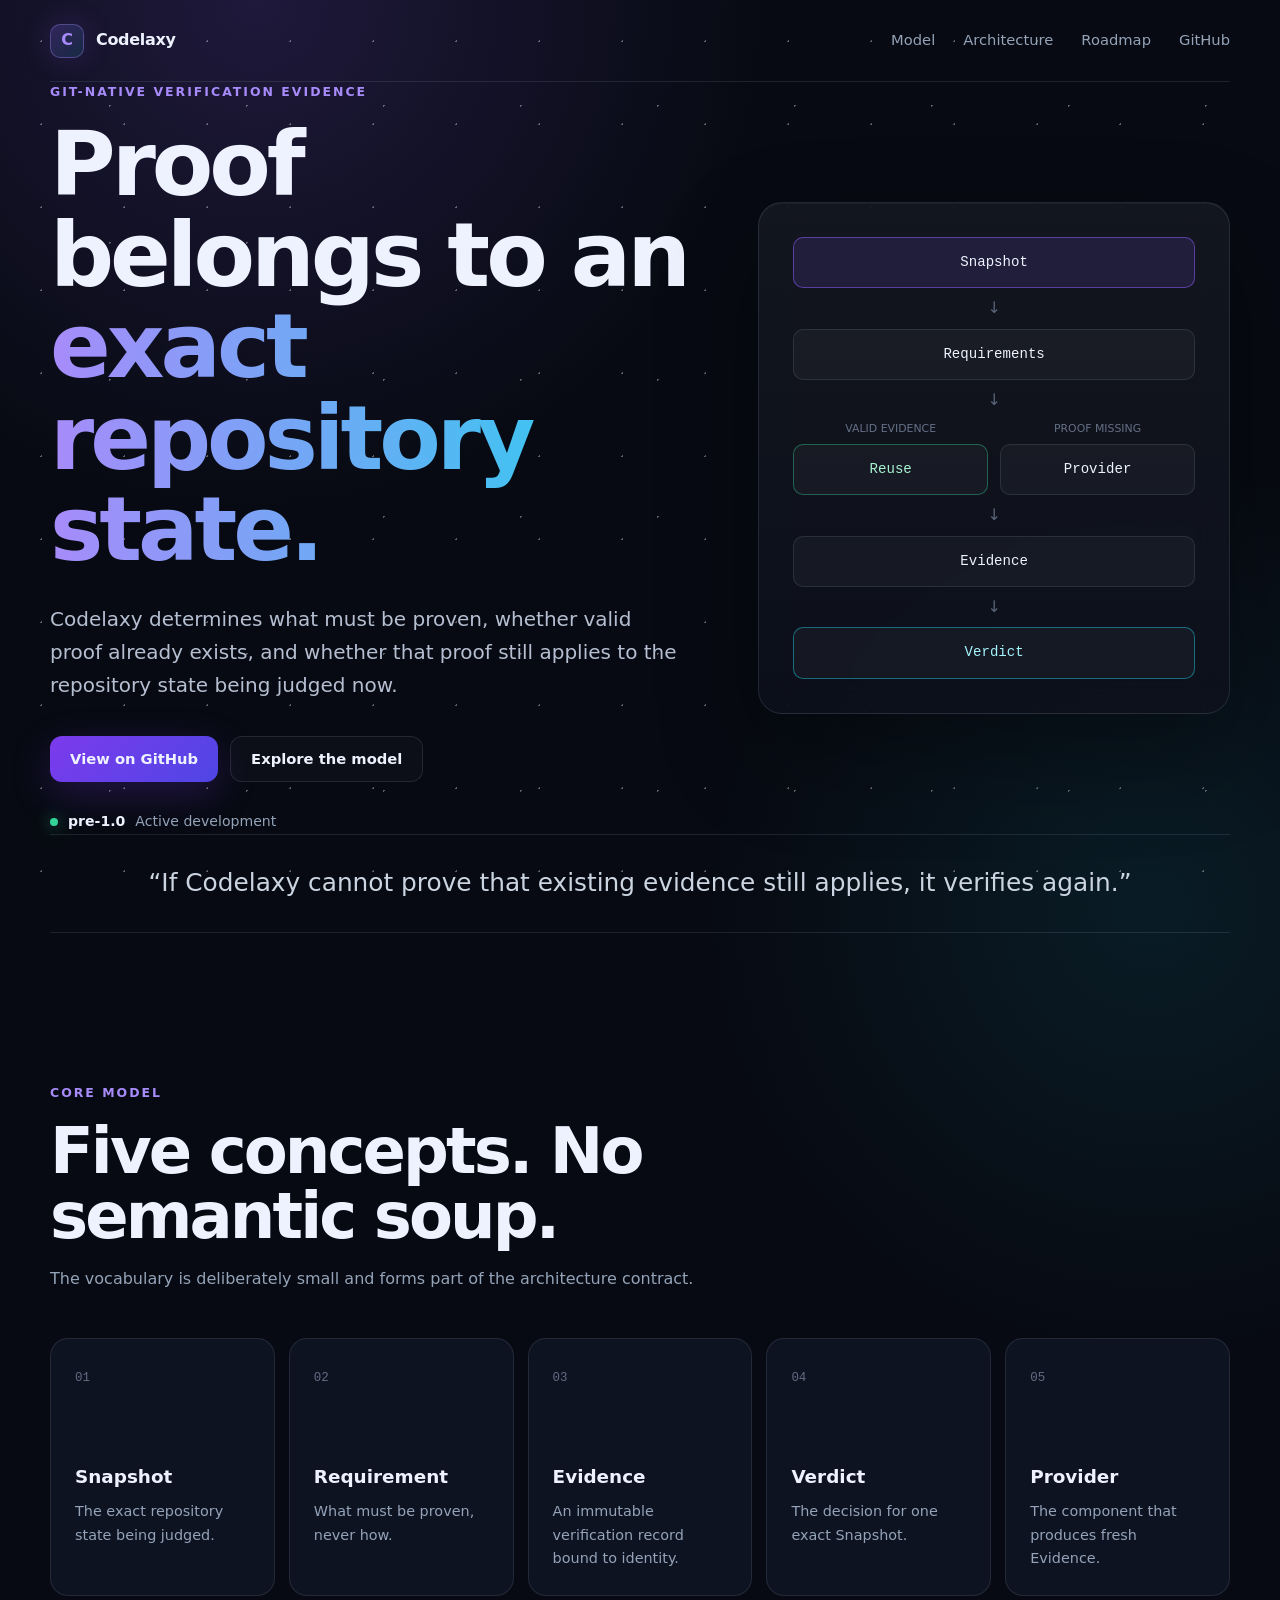
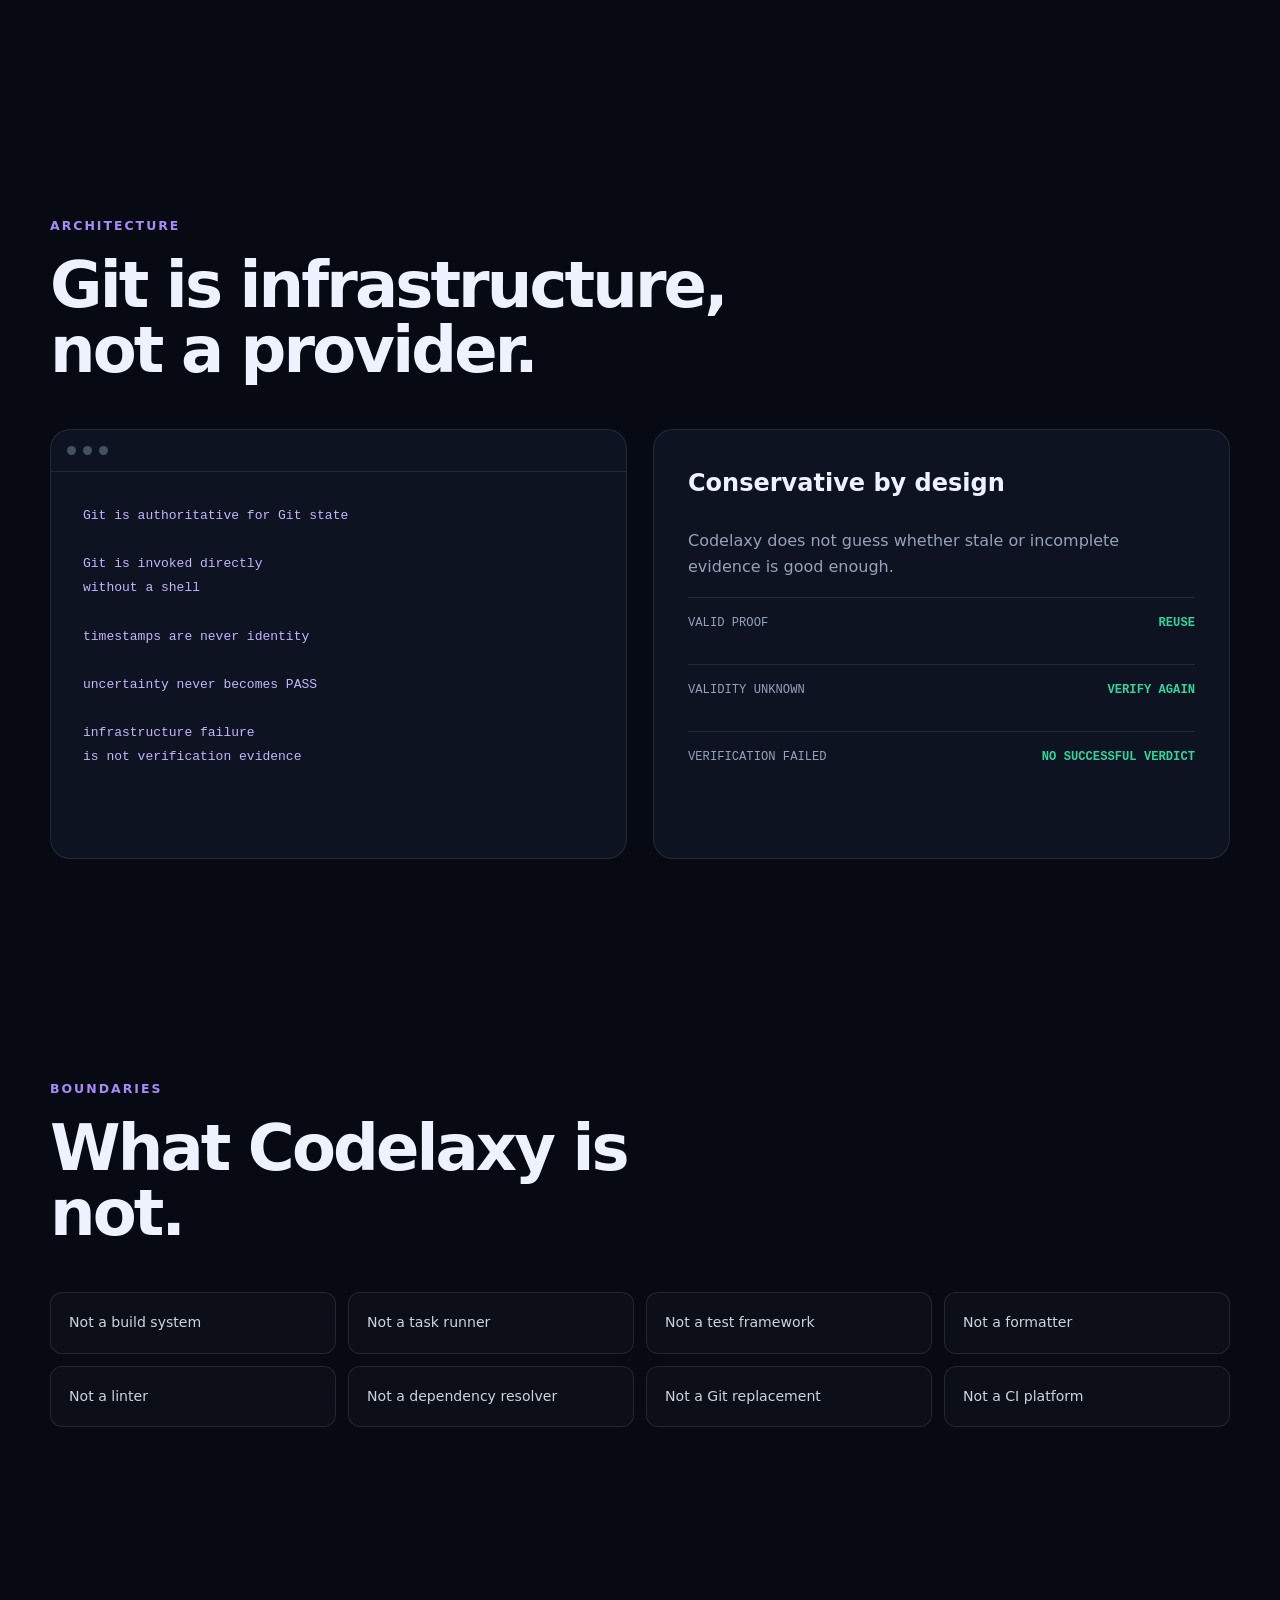
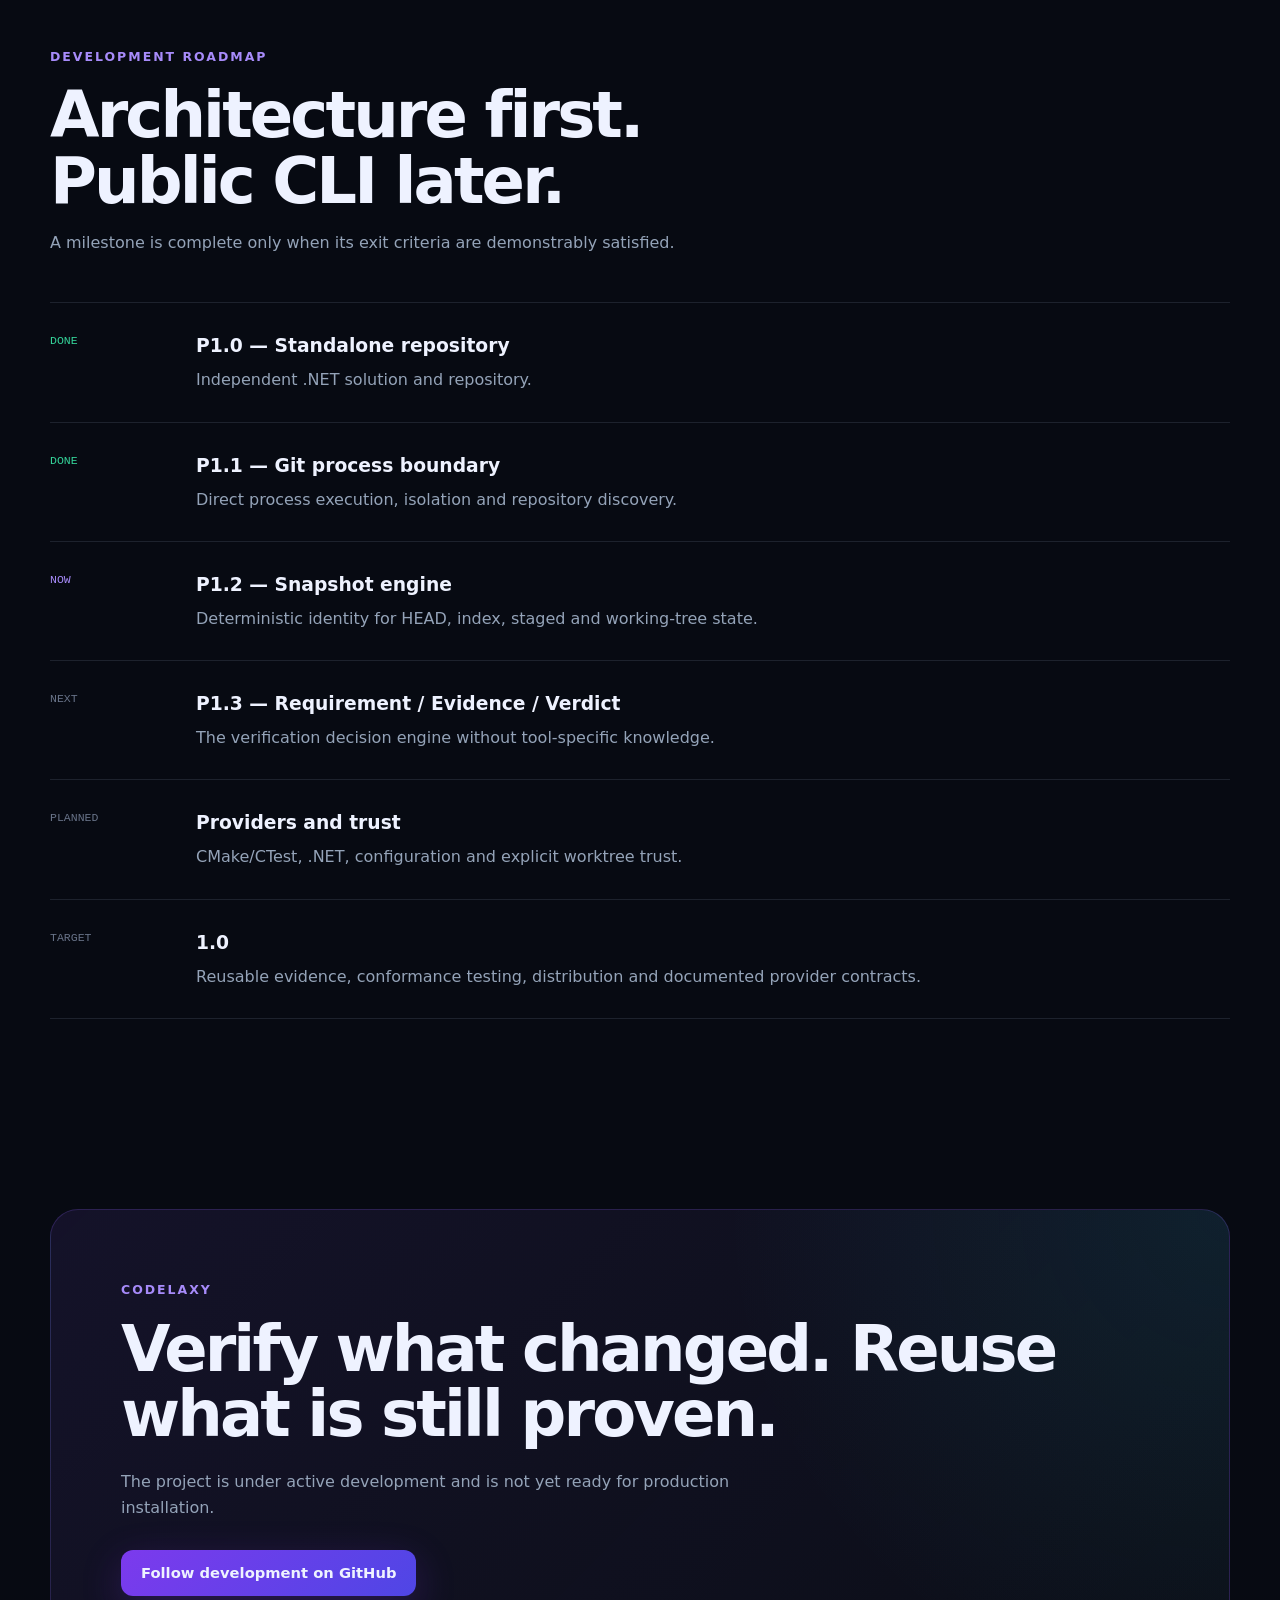
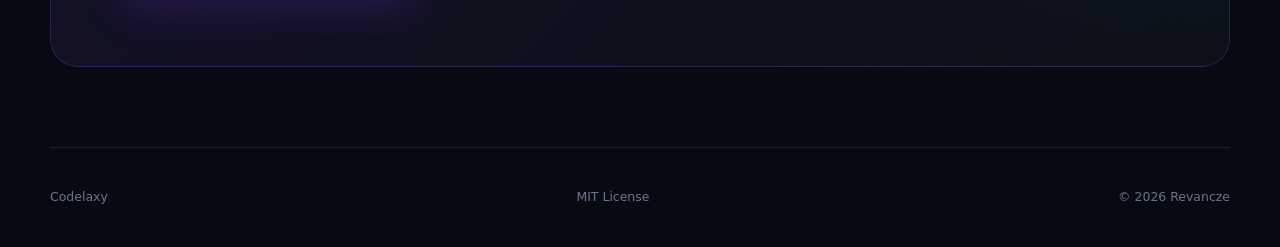
<file: website/index.html>
<!doctype html>
<html lang="en">
<head>
    <meta charset="utf-8">
    <meta name="viewport" content="width=device-width, initial-scale=1">
    <meta
        name="description"
        content="Codelaxy — Git-native verification evidence for exact repository states."
    >
    <title>Codelaxy — Git-native verification evidence</title>
    <link rel="stylesheet" href="styles.css">
</head>

<body>
    <div class="stars" aria-hidden="true"></div>

    <header class="site-header">
        <a class="brand" href="./" aria-label="Codelaxy home">
            <span class="brand-mark" aria-hidden="true">C</span>
            <span>Codelaxy</span>
        </a>

        <nav class="nav" aria-label="Main navigation">
            <a href="#model">Model</a>
            <a href="#architecture">Architecture</a>
            <a href="#roadmap">Roadmap</a>
            <a
                href="https://github.com/Revancze/Codelaxy"
                rel="noreferrer"
            >
                GitHub
            </a>
        </nav>
    </header>

    <main>
        <section class="hero">
            <div class="hero-copy">
                <p class="eyebrow">Git-native verification evidence</p>

                <h1>
                    Proof belongs to an
                    <span>exact repository state.</span>
                </h1>

                <p class="hero-text">
                    Codelaxy determines what must be proven, whether valid
                    proof already exists, and whether that proof still applies
                    to the repository state being judged now.
                </p>

                <div class="hero-actions">
                    <a
                        class="button primary"
                        href="https://github.com/Revancze/Codelaxy"
                        rel="noreferrer"
                    >
                        View on GitHub
                    </a>

                    <a class="button secondary" href="#model">
                        Explore the model
                    </a>
                </div>

                <div class="status">
                    <span class="status-dot" aria-hidden="true"></span>
                    <strong>pre-1.0</strong>
                    <span>Active development</span>
                </div>
            </div>

            <div class="hero-panel" aria-label="Codelaxy verification flow">
                <div class="flow-node active">Snapshot</div>
                <div class="flow-arrow">↓</div>
                <div class="flow-node">Requirements</div>
                <div class="flow-arrow">↓</div>

                <div class="flow-split">
                    <div>
                        <span class="flow-label">valid evidence</span>
                        <div class="flow-node success">Reuse</div>
                    </div>

                    <div>
                        <span class="flow-label">proof missing</span>
                        <div class="flow-node">Provider</div>
                    </div>
                </div>

                <div class="flow-arrow">↓</div>
                <div class="flow-node">Evidence</div>
                <div class="flow-arrow">↓</div>
                <div class="flow-node verdict">Verdict</div>
            </div>
        </section>

        <section class="principle">
            <p>
                “If Codelaxy cannot prove that existing evidence still applies,
                it verifies again.”
            </p>
        </section>

        <section id="model" class="section">
            <div class="section-heading">
                <p class="eyebrow">Core model</p>
                <h2>Five concepts. No semantic soup.</h2>
                <p>
                    The vocabulary is deliberately small and forms part of the
                    architecture contract.
                </p>
            </div>

            <div class="card-grid">
                <article class="card">
                    <span class="card-number">01</span>
                    <h3>Snapshot</h3>
                    <p>The exact repository state being judged.</p>
                </article>

                <article class="card">
                    <span class="card-number">02</span>
                    <h3>Requirement</h3>
                    <p>What must be proven, never how.</p>
                </article>

                <article class="card">
                    <span class="card-number">03</span>
                    <h3>Evidence</h3>
                    <p>
                        An immutable verification record bound to identity.
                    </p>
                </article>

                <article class="card">
                    <span class="card-number">04</span>
                    <h3>Verdict</h3>
                    <p>The decision for one exact Snapshot.</p>
                </article>

                <article class="card">
                    <span class="card-number">05</span>
                    <h3>Provider</h3>
                    <p>The component that produces fresh Evidence.</p>
                </article>
            </div>
        </section>

        <section id="architecture" class="section architecture">
            <div class="section-heading">
                <p class="eyebrow">Architecture</p>
                <h2>Git is infrastructure, not a provider.</h2>
            </div>

            <div class="architecture-grid">
                <div class="terminal">
                    <div class="terminal-header">
                        <span></span>
                        <span></span>
                        <span></span>
                    </div>

                    <pre><code>Git is authoritative for Git state

Git is invoked directly
without a shell

timestamps are never identity

uncertainty never becomes PASS

infrastructure failure
is not verification evidence</code></pre>
                </div>

                <div class="architecture-copy">
                    <h3>Conservative by design</h3>

                    <p>
                        Codelaxy does not guess whether stale or incomplete
                        evidence is good enough.
                    </p>

                    <div class="rule">
                        <span>VALID PROOF</span>
                        <strong>REUSE</strong>
                    </div>

                    <div class="rule">
                        <span>VALIDITY UNKNOWN</span>
                        <strong>VERIFY AGAIN</strong>
                    </div>

                    <div class="rule">
                        <span>VERIFICATION FAILED</span>
                        <strong>NO SUCCESSFUL VERDICT</strong>
                    </div>
                </div>
            </div>
        </section>

        <section class="section">
            <div class="section-heading">
                <p class="eyebrow">Boundaries</p>
                <h2>What Codelaxy is not.</h2>
            </div>

            <div class="not-grid">
                <span>Not a build system</span>
                <span>Not a task runner</span>
                <span>Not a test framework</span>
                <span>Not a formatter</span>
                <span>Not a linter</span>
                <span>Not a dependency resolver</span>
                <span>Not a Git replacement</span>
                <span>Not a CI platform</span>
            </div>
        </section>

        <section id="roadmap" class="section">
            <div class="section-heading">
                <p class="eyebrow">Development roadmap</p>
                <h2>Architecture first. Public CLI later.</h2>
                <p>
                    A milestone is complete only when its exit criteria are
                    demonstrably satisfied.
                </p>
            </div>

            <div class="roadmap">
                <article class="roadmap-item done">
                    <div class="roadmap-state">DONE</div>
                    <div>
                        <h3>P1.0 — Standalone repository</h3>
                        <p>Independent .NET solution and repository.</p>
                    </div>
                </article>

                <article class="roadmap-item done">
                    <div class="roadmap-state">DONE</div>
                    <div>
                        <h3>P1.1 — Git process boundary</h3>
                        <p>
                            Direct process execution, isolation and repository
                            discovery.
                        </p>
                    </div>
                </article>

                <article class="roadmap-item current">
                    <div class="roadmap-state">NOW</div>
                    <div>
                        <h3>P1.2 — Snapshot engine</h3>
                        <p>
                            Deterministic identity for HEAD, index, staged and
                            working-tree state.
                        </p>
                    </div>
                </article>

                <article class="roadmap-item">
                    <div class="roadmap-state">NEXT</div>
                    <div>
                        <h3>P1.3 — Requirement / Evidence / Verdict</h3>
                        <p>
                            The verification decision engine without
                            tool-specific knowledge.
                        </p>
                    </div>
                </article>

                <article class="roadmap-item">
                    <div class="roadmap-state">PLANNED</div>
                    <div>
                        <h3>Providers and trust</h3>
                        <p>
                            CMake/CTest, .NET, configuration and explicit
                            worktree trust.
                        </p>
                    </div>
                </article>

                <article class="roadmap-item">
                    <div class="roadmap-state">TARGET</div>
                    <div>
                        <h3>1.0</h3>
                        <p>
                            Reusable evidence, conformance testing,
                            distribution and documented provider contracts.
                        </p>
                    </div>
                </article>
            </div>
        </section>

        <section class="cta">
            <p class="eyebrow">Codelaxy</p>
            <h2>Verify what changed. Reuse what is still proven.</h2>

            <p>
                The project is under active development and is not yet ready
                for production installation.
            </p>

            <a
                class="button primary"
                href="https://github.com/Revancze/Codelaxy"
                rel="noreferrer"
            >
                Follow development on GitHub
            </a>
        </section>
    </main>

    <footer class="site-footer">
        <span>Codelaxy</span>
        <span>MIT License</span>
        <span>© 2026 Revancze</span>
    </footer>
</body>
</html>
</file>
<file: website/styles.css>
:root {
    color-scheme: dark;
    --background: #070a12;
    --surface: rgba(17, 23, 39, 0.78);
    --surface-strong: #111827;
    --border: rgba(148, 163, 184, 0.16);
    --text: #eef2ff;
    --muted: #94a3b8;
    --accent: #8b5cf6;
    --accent-bright: #a78bfa;
    --cyan: #22d3ee;
    --green: #34d399;
    --max-width: 1180px;
}

* {
    box-sizing: border-box;
}

html {
    scroll-behavior: smooth;
}

body {
    margin: 0;
    min-height: 100vh;
    background:
        radial-gradient(circle at 20% 0%, rgba(139, 92, 246, 0.18), transparent 32rem),
        radial-gradient(circle at 90% 18%, rgba(34, 211, 238, 0.09), transparent 28rem),
        var(--background);
    color: var(--text);
    font-family:
        Inter,
        ui-sans-serif,
        system-ui,
        -apple-system,
        BlinkMacSystemFont,
        "Segoe UI",
        sans-serif;
    line-height: 1.65;
}

a {
    color: inherit;
}

.stars {
    position: fixed;
    inset: 0;
    z-index: -1;
    pointer-events: none;
    opacity: 0.35;
    background-image:
        radial-gradient(circle, white 1px, transparent 1px),
        radial-gradient(circle, white 1px, transparent 1px);
    background-position: 0 0, 41px 37px;
    background-size: 83px 83px, 137px 137px;
}

.site-header {
    width: min(calc(100% - 40px), var(--max-width));
    margin: 0 auto;
    min-height: 82px;
    display: flex;
    align-items: center;
    justify-content: space-between;
    border-bottom: 1px solid var(--border);
}

.brand {
    display: flex;
    gap: 12px;
    align-items: center;
    text-decoration: none;
    font-weight: 760;
    letter-spacing: -0.02em;
}

.brand-mark {
    display: grid;
    place-items: center;
    width: 34px;
    height: 34px;
    border: 1px solid rgba(167, 139, 250, 0.35);
    border-radius: 10px;
    background: linear-gradient(
        135deg,
        rgba(139, 92, 246, 0.25),
        rgba(34, 211, 238, 0.12)
    );
    color: var(--accent-bright);
    box-shadow: 0 0 30px rgba(139, 92, 246, 0.18);
}

.nav {
    display: flex;
    gap: 28px;
    align-items: center;
}

.nav a {
    color: var(--muted);
    font-size: 0.92rem;
    text-decoration: none;
    transition:
        color 160ms ease,
        transform 160ms ease;
}

.nav a:hover {
    color: var(--text);
    transform: translateY(-1px);
}

main {
    width: min(calc(100% - 40px), var(--max-width));
    margin: 0 auto;
}

.hero {
    min-height: 720px;
    display: grid;
    grid-template-columns: minmax(0, 1.15fr) minmax(360px, 0.85fr);
    gap: 70px;
    align-items: center;
}

.eyebrow {
    margin: 0 0 16px;
    color: var(--accent-bright);
    font-size: 0.78rem;
    font-weight: 760;
    letter-spacing: 0.16em;
    text-transform: uppercase;
}

.hero h1,
.section h2,
.cta h2 {
    margin: 0;
    letter-spacing: -0.045em;
    line-height: 1.02;
}

.hero h1 {
    max-width: 760px;
    font-size: clamp(3.2rem, 7vw, 6.4rem);
}

.hero h1 span {
    display: block;
    background: linear-gradient(90deg, var(--accent-bright), var(--cyan));
    -webkit-background-clip: text;
    background-clip: text;
    color: transparent;
}

.hero-text {
    max-width: 680px;
    margin: 28px 0 0;
    color: #b5bfd1;
    font-size: clamp(1.05rem, 2vw, 1.25rem);
}

.hero-actions {
    display: flex;
    gap: 12px;
    flex-wrap: wrap;
    margin-top: 34px;
}

.button {
    display: inline-flex;
    min-height: 46px;
    padding: 0 20px;
    align-items: center;
    justify-content: center;
    border-radius: 12px;
    font-size: 0.92rem;
    font-weight: 700;
    text-decoration: none;
    transition:
        transform 150ms ease,
        border-color 150ms ease,
        box-shadow 150ms ease;
}

.button:hover {
    transform: translateY(-2px);
}

.button.primary {
    background: linear-gradient(135deg, #7c3aed, #4f46e5);
    box-shadow: 0 12px 40px rgba(124, 58, 237, 0.24);
}

.button.secondary {
    border: 1px solid var(--border);
    background: rgba(255, 255, 255, 0.025);
}

.status {
    display: flex;
    gap: 10px;
    align-items: center;
    margin-top: 28px;
    color: var(--muted);
    font-size: 0.88rem;
}

.status strong {
    color: var(--text);
}

.status-dot {
    width: 8px;
    height: 8px;
    border-radius: 50%;
    background: var(--green);
    box-shadow: 0 0 16px rgba(52, 211, 153, 0.7);
}

.hero-panel {
    padding: 34px;
    border: 1px solid var(--border);
    border-radius: 24px;
    background:
        linear-gradient(
            180deg,
            rgba(255, 255, 255, 0.04),
            rgba(255, 255, 255, 0.01)
        ),
        rgba(10, 14, 25, 0.84);
    box-shadow:
        0 40px 100px rgba(0, 0, 0, 0.32),
        inset 0 1px rgba(255, 255, 255, 0.04);
    backdrop-filter: blur(20px);
}

.flow-node {
    padding: 13px 18px;
    border: 1px solid var(--border);
    border-radius: 10px;
    background: rgba(255, 255, 255, 0.035);
    text-align: center;
    font-family:
        "SFMono-Regular",
        Consolas,
        "Liberation Mono",
        monospace;
    font-size: 0.88rem;
}

.flow-node.active {
    border-color: rgba(139, 92, 246, 0.55);
    background: rgba(139, 92, 246, 0.13);
}

.flow-node.success {
    border-color: rgba(52, 211, 153, 0.4);
    color: #a7f3d0;
}

.flow-node.verdict {
    border-color: rgba(34, 211, 238, 0.45);
    color: #a5f3fc;
}

.flow-arrow {
    padding: 7px 0;
    color: #59647a;
    text-align: center;
}

.flow-split {
    display: grid;
    grid-template-columns: 1fr 1fr;
    gap: 12px;
}

.flow-label {
    display: block;
    margin-bottom: 6px;
    color: #657086;
    font-size: 0.68rem;
    text-align: center;
    text-transform: uppercase;
}

.principle {
    margin: 0 0 40px;
    padding: 28px;
    border-top: 1px solid var(--border);
    border-bottom: 1px solid var(--border);
    color: #cbd5e1;
    text-align: center;
    font-size: clamp(1.15rem, 2.5vw, 1.55rem);
}

.principle p {
    margin: 0;
}

.section {
    padding: 110px 0;
}

.section-heading {
    max-width: 720px;
    margin-bottom: 46px;
}

.section h2,
.cta h2 {
    font-size: clamp(2.2rem, 5vw, 4.3rem);
}

.section-heading > p:last-child {
    max-width: 650px;
    color: var(--muted);
}

.card-grid {
    display: grid;
    grid-template-columns: repeat(5, 1fr);
    gap: 14px;
}

.card {
    min-height: 240px;
    padding: 24px;
    border: 1px solid var(--border);
    border-radius: 18px;
    background: var(--surface);
}

.card-number {
    color: #626d82;
    font-family:
        "SFMono-Regular",
        Consolas,
        monospace;
    font-size: 0.78rem;
}

.card h3 {
    margin: 72px 0 8px;
    font-size: 1.15rem;
}

.card p {
    margin: 0;
    color: var(--muted);
    font-size: 0.9rem;
}

.architecture-grid {
    display: grid;
    grid-template-columns: 1fr 1fr;
    gap: 26px;
}

.terminal,
.architecture-copy {
    min-height: 430px;
    border: 1px solid var(--border);
    border-radius: 20px;
    background: var(--surface);
}

.terminal-header {
    display: flex;
    gap: 7px;
    padding: 16px;
    border-bottom: 1px solid var(--border);
}

.terminal-header span {
    width: 9px;
    height: 9px;
    border-radius: 50%;
    background: #465064;
}

.terminal pre {
    margin: 0;
    padding: 32px;
    overflow: auto;
    color: #c4b5fd;
    line-height: 1.85;
}

.architecture-copy {
    padding: 34px;
}

.architecture-copy h3 {
    margin-top: 0;
    font-size: 1.5rem;
}

.architecture-copy > p {
    color: var(--muted);
}

.rule {
    display: flex;
    justify-content: space-between;
    gap: 20px;
    margin-top: 16px;
    padding: 15px 0;
    border-top: 1px solid var(--border);
    font-family:
        "SFMono-Regular",
        Consolas,
        monospace;
    font-size: 0.76rem;
}

.rule span {
    color: var(--muted);
}

.rule strong {
    color: var(--green);
}

.not-grid {
    display: grid;
    grid-template-columns: repeat(4, 1fr);
    gap: 12px;
}

.not-grid span {
    padding: 18px;
    border: 1px solid var(--border);
    border-radius: 12px;
    color: #cbd5e1;
    background: rgba(255, 255, 255, 0.025);
    font-size: 0.88rem;
}

.roadmap {
    border-top: 1px solid var(--border);
}

.roadmap-item {
    display: grid;
    grid-template-columns: 120px 1fr;
    gap: 26px;
    padding: 28px 0;
    border-bottom: 1px solid var(--border);
}

.roadmap-state {
    color: #687388;
    font-family:
        "SFMono-Regular",
        Consolas,
        monospace;
    font-size: 0.72rem;
}

.roadmap-item.done .roadmap-state {
    color: var(--green);
}

.roadmap-item.current .roadmap-state {
    color: var(--accent-bright);
}

.roadmap-item h3 {
    margin: 0 0 5px;
}

.roadmap-item p {
    margin: 0;
    color: var(--muted);
}

.cta {
    margin: 80px 0;
    padding: 70px;
    border: 1px solid rgba(139, 92, 246, 0.22);
    border-radius: 28px;
    background:
        radial-gradient(circle at 100% 0%, rgba(34, 211, 238, 0.09), transparent 40%),
        linear-gradient(135deg, rgba(139, 92, 246, 0.1), rgba(255, 255, 255, 0.018));
}

.cta > p:not(.eyebrow) {
    max-width: 650px;
    margin: 22px 0 28px;
    color: var(--muted);
}

.site-footer {
    width: min(calc(100% - 40px), var(--max-width));
    margin: 0 auto;
    min-height: 100px;
    display: flex;
    gap: 24px;
    align-items: center;
    justify-content: space-between;
    border-top: 1px solid var(--border);
    color: #69758a;
    font-size: 0.78rem;
}

@media (max-width: 980px) {
    .hero {
        grid-template-columns: 1fr;
        padding: 100px 0;
    }

    .hero-panel {
        max-width: 620px;
    }

    .card-grid {
        grid-template-columns: repeat(2, 1fr);
    }

    .architecture-grid {
        grid-template-columns: 1fr;
    }

    .not-grid {
        grid-template-columns: repeat(2, 1fr);
    }
}

@media (max-width: 640px) {
    .site-header {
        min-height: 72px;
    }

    .nav a:not(:last-child) {
        display: none;
    }

    .hero {
        min-height: auto;
        gap: 48px;
        padding: 80px 0;
    }

    .hero h1 {
        font-size: clamp(2.8rem, 15vw, 4.3rem);
    }

    .hero-panel {
        padding: 22px;
    }

    .card-grid,
    .not-grid {
        grid-template-columns: 1fr;
    }

    .card {
        min-height: 180px;
    }

    .card h3 {
        margin-top: 44px;
    }

    .roadmap-item {
        grid-template-columns: 1fr;
        gap: 8px;
    }

    .cta {
        padding: 38px 26px;
    }

    .site-footer {
        padding: 28px 0;
        flex-direction: column;
        align-items: flex-start;
        gap: 8px;
    }
}
</file>
